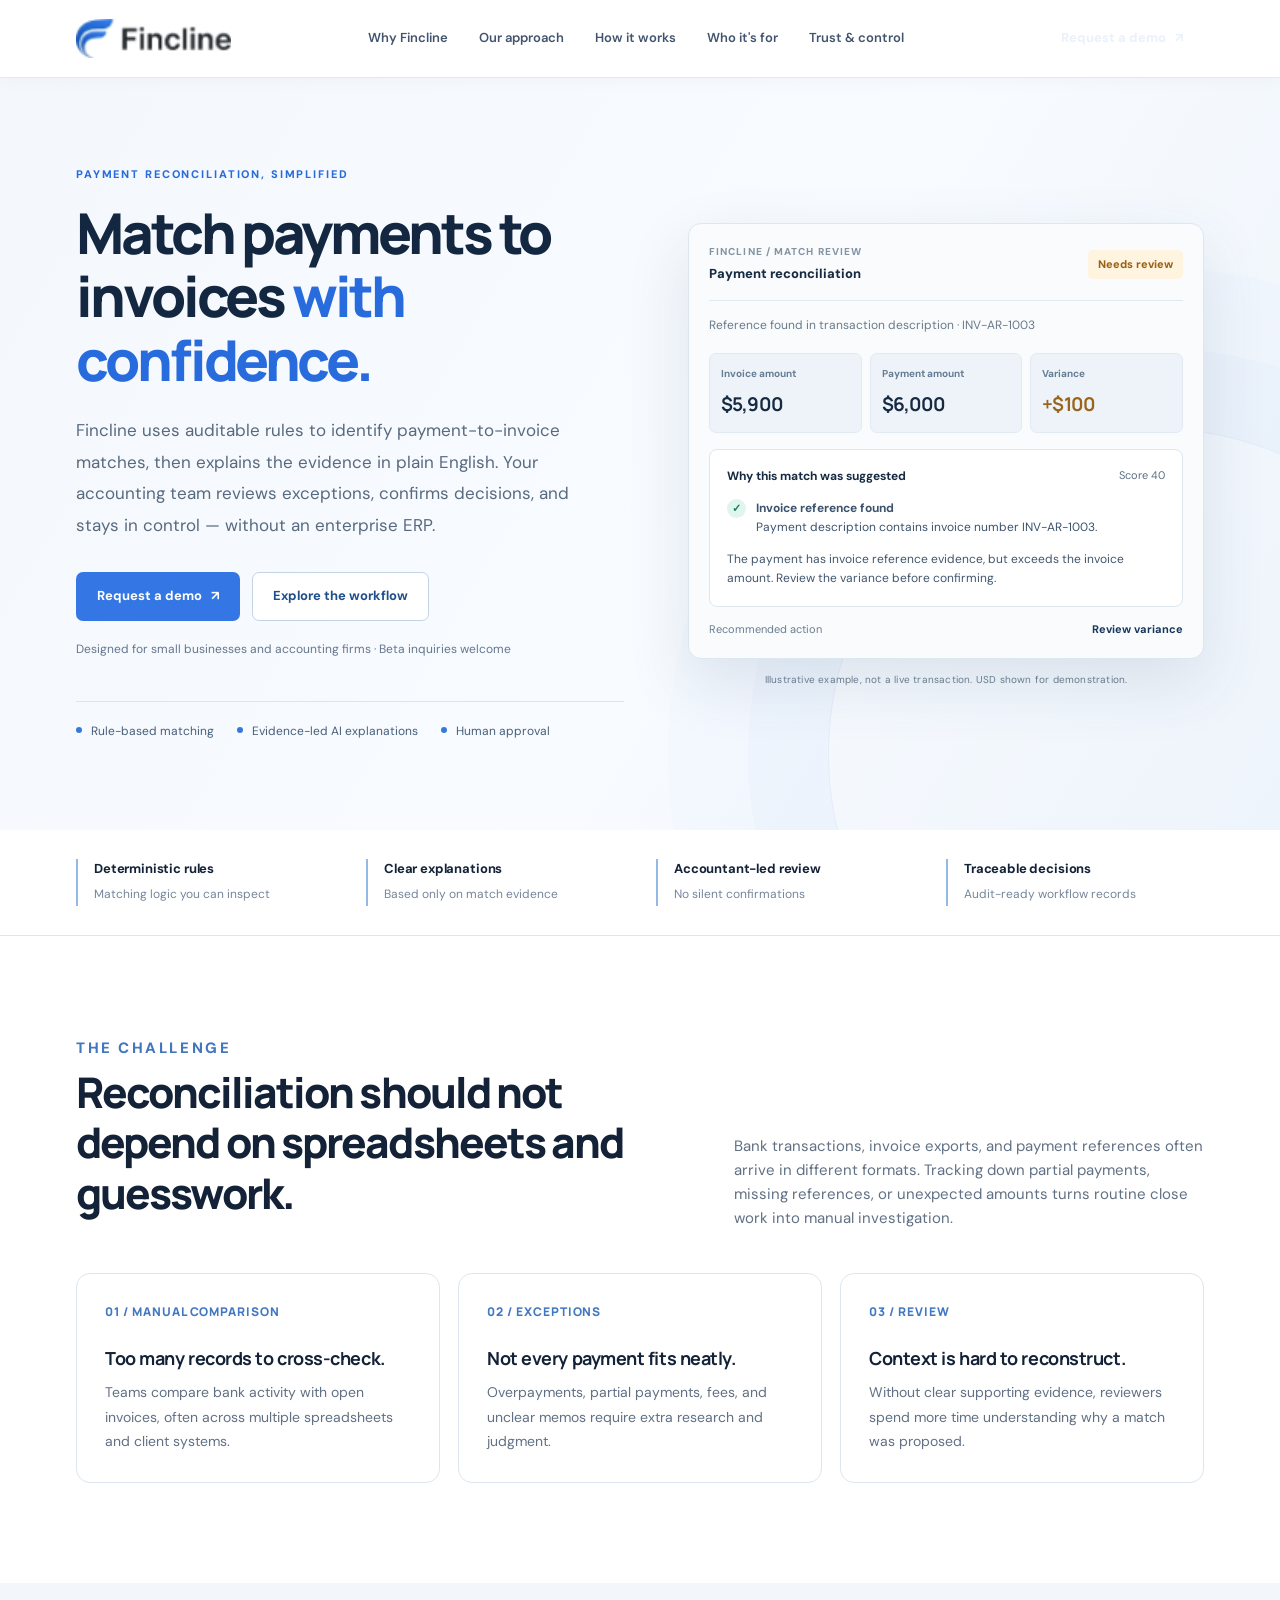
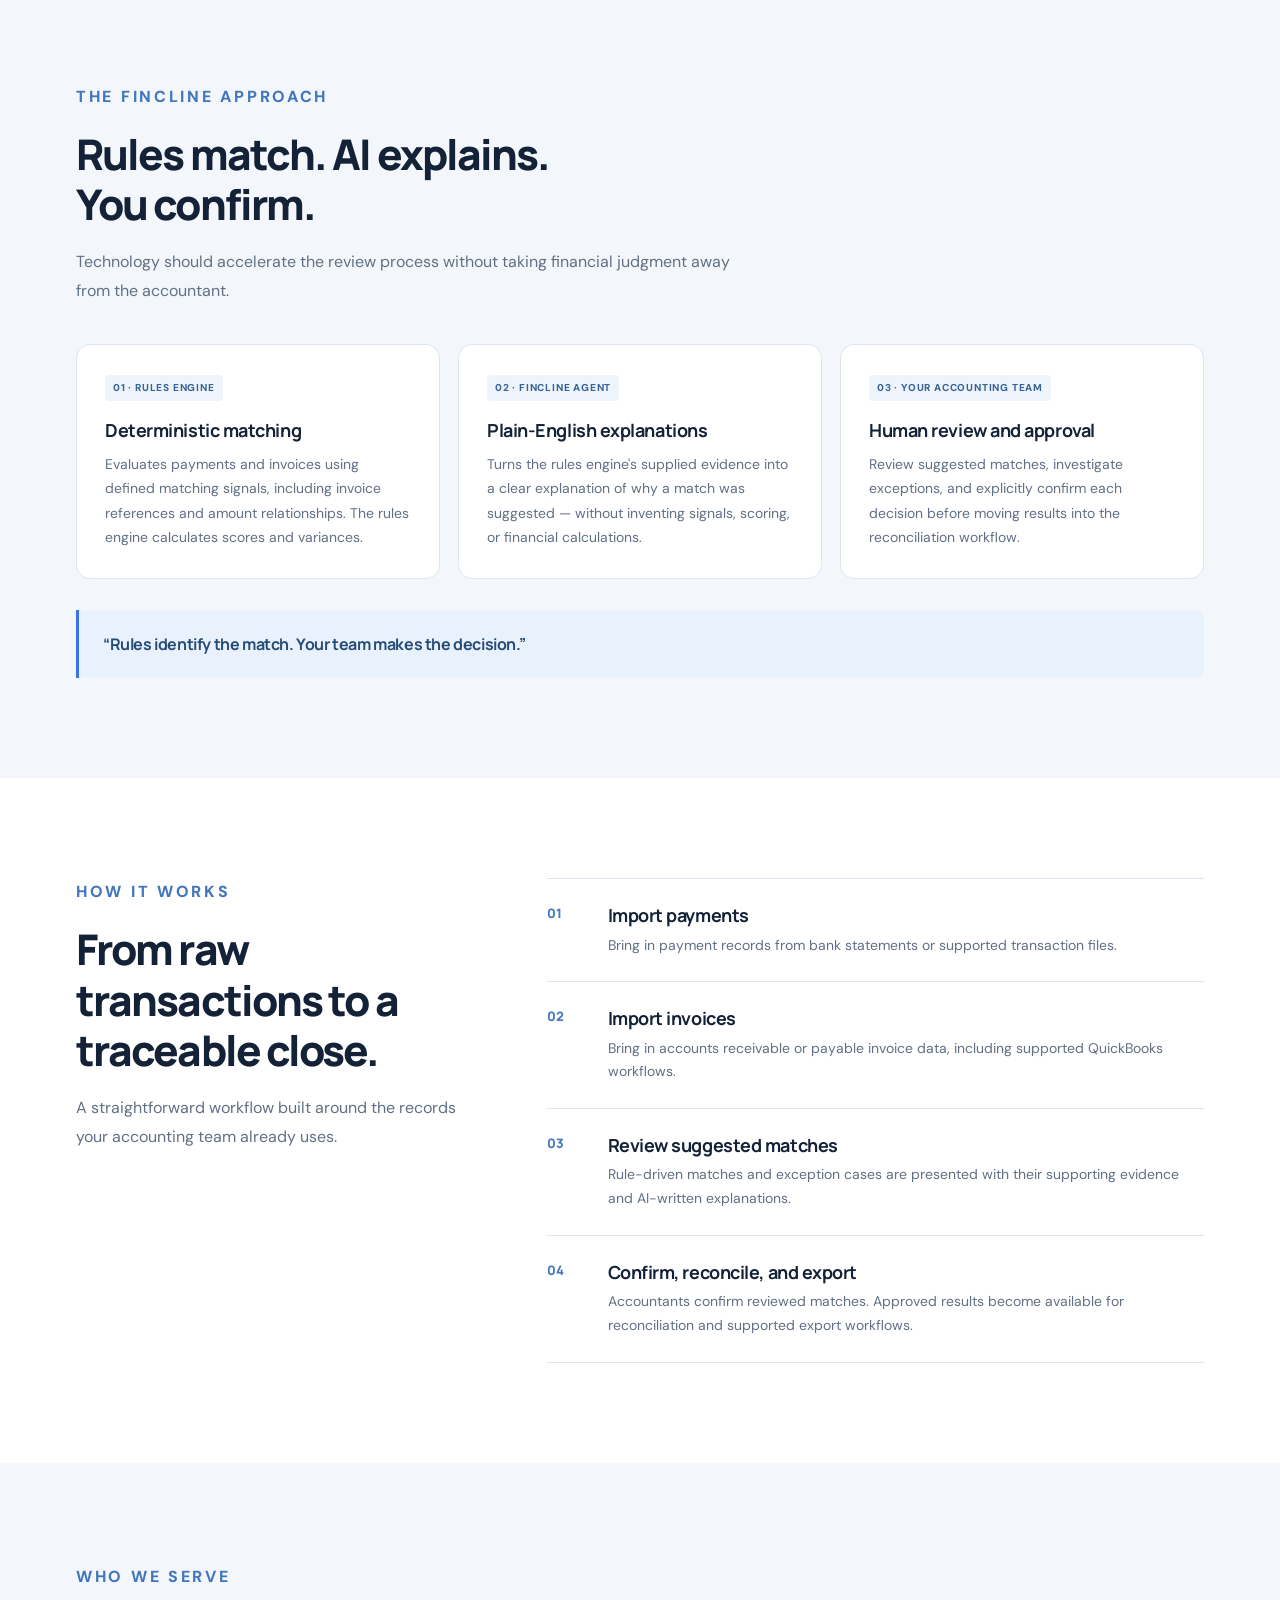
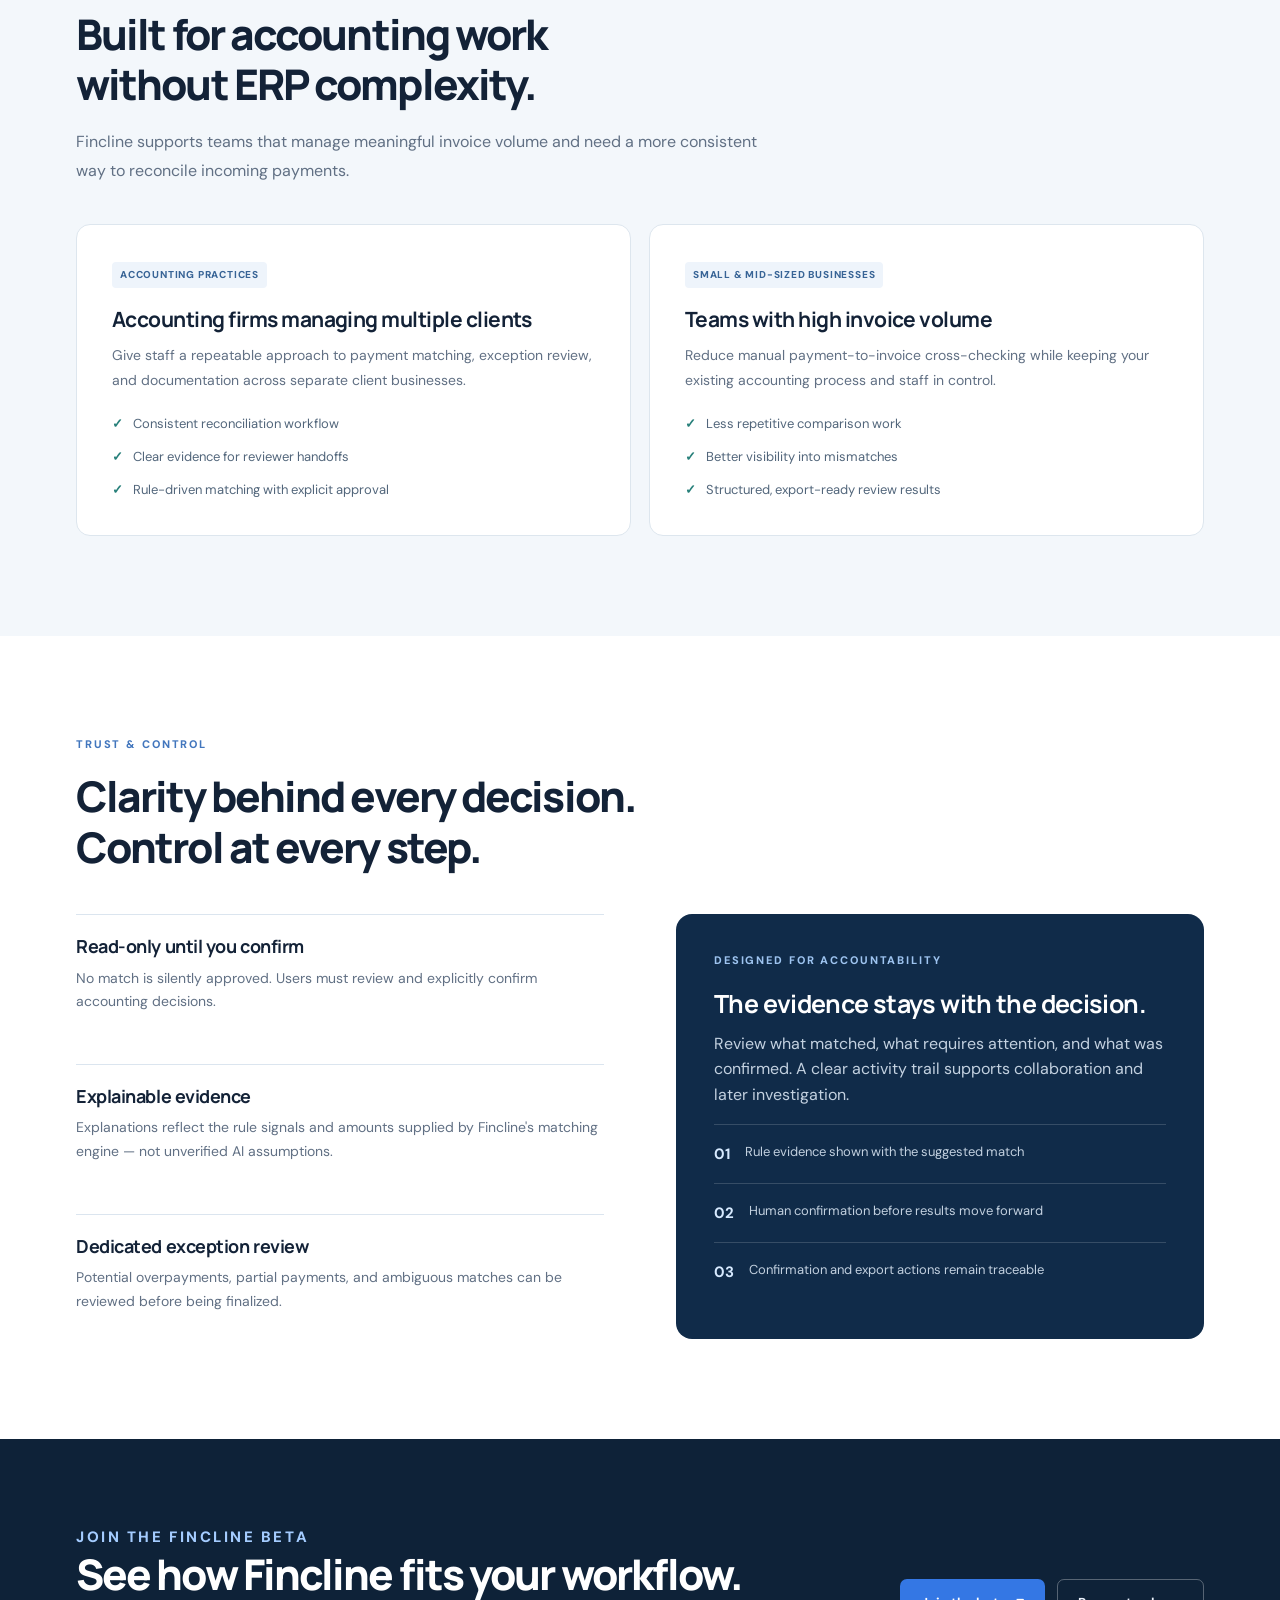
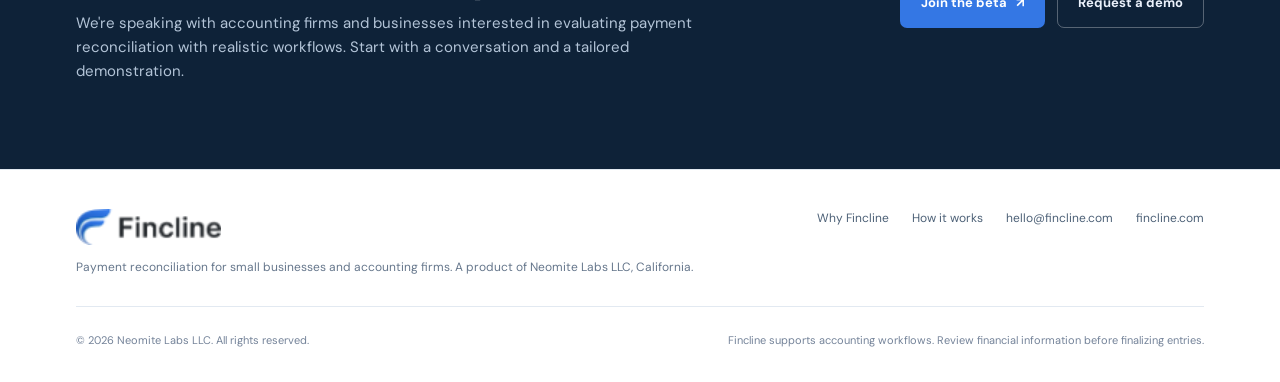
<file: index.html>
<!doctype html>
<html lang="en">
<head>
  <meta charset="utf-8">
  <meta name="viewport" content="width=device-width, initial-scale=1">
  <meta name="theme-color" content="#ffffff">
  <meta name="description" content="Fincline helps accounting firms and small businesses match payments to invoices using auditable rules, clear AI explanations, and accountant-led approval.">
  <title>Fincline | Payment reconciliation with clarity</title>
  <link rel="preconnect" href="https://fonts.googleapis.com">
  <link rel="preconnect" href="https://fonts.gstatic.com" crossorigin>
  <link href="https://fonts.googleapis.com/css2?family=DM+Sans:wght@400;500;600;700&family=Manrope:wght@400;500;600;700;800&display=swap" rel="stylesheet">
  <style>
    :root{--ink:#132237;--navy:#0b1929;--navy2:#122a43;--blue:#286bdc;--blue2:#78b6fa;--mist:#f3f7fb;--white:#fff;--muted:#617084;--line:#dde6ee;--teal:#0a827c;--gold:#ae6e14;--radius:14px}
    *{box-sizing:border-box}html{scroll-behavior:smooth}body{margin:0;color:var(--ink);font-family:'DM Sans',Arial,sans-serif;-webkit-font-smoothing:antialiased;background:#fff;line-height:1.6}a{text-decoration:none;color:inherit}button{font:inherit}::selection{background:#bfd9ff;color:#112b4b}
    .container{width:min(1128px,calc(100% - 64px));margin:auto}.eyebrow{font-size:11px;letter-spacing:.17em;text-transform:uppercase;font-weight:800;color:#4276bd;margin:0 0 17px}.eyebrow.light{color:#a4ccff}
    h1,h2,h3,p{margin-top:0}h1,h2,h3{font-family:Manrope,'DM Sans',sans-serif}h1{font-size:clamp(39px,4.4vw,65px);letter-spacing:-.055em;line-height:1.13;font-weight:800;margin-bottom:24px}h2{font-size:clamp(29px,3.3vw,43px);letter-spacing:-.045em;line-height:1.2;font-weight:800;margin-bottom:18px}h3{font-size:18px;line-height:1.35;letter-spacing:-.025em;margin:0 0 10px}p{color:var(--muted)}
    .header{background:var(--navy);position:sticky;top:0;z-index:30;border-bottom:1px solid rgba(255,255,255,.11)}.nav{display:flex;align-items:center;justify-content:space-between;min-height:77px;gap:30px}.brand{display:flex;align-items:center;gap:12px;flex-shrink:0}.brand-logo{display:block;width:155px;height:auto;image-rendering:auto}.nav-links{display:flex;align-items:center;gap:31px;color:#bfccdb;font-size:13px;font-weight:600}.nav-links a:hover{color:#fff}.nav-actions{display:flex;align-items:center;gap:13px}.button{display:inline-flex;align-items:center;justify-content:center;gap:9px;border-radius:7px;padding:13px 20px;font-size:13px;font-weight:700;border:1px solid transparent;white-space:nowrap;transition:transform .16s,background .16s,border-color .16s}.button:hover{transform:translateY(-1px)}.button-primary{background:#3477e4;color:#fff}.button-primary:hover{background:#2267d7}.button-outline{color:#eaf1fb;background:transparent;border-color:rgba(255,255,255,.3)}.button-outline:hover{border-color:#fff}.button-subtle{background:#fff;color:#1e4e8b;border-color:#cbd9e8}.mobile-menu{display:none;background:none;border:0;color:#fff;font-size:26px;cursor:pointer}
    .hero{background:linear-gradient(118deg,#0b1929 0%,#10263d 62%,#153454 100%);position:relative;overflow:hidden;color:#fff}.hero:before{content:"";position:absolute;inset:auto -200px -250px auto;width:650px;height:650px;border:1px solid rgba(140,193,255,.09);border-radius:100%;box-shadow:0 0 0 80px rgba(145,198,255,.025),0 0 0 160px rgba(145,198,255,.018);pointer-events:none}.hero-inner{display:grid;grid-template-columns:1.03fr .97fr;gap:64px;align-items:center;padding:88px 0 89px;position:relative}.hero-copy{max-width:570px}.hero h1{color:#fff}.hero .lead{font-size:17px;line-height:1.85;color:#c0cbd9;max-width:520px;margin-bottom:31px}.hero .highlight{color:#90c2ff}.hero-actions{display:flex;flex-wrap:wrap;gap:12px}.hero-note{font-size:12px;color:#9eafc4;margin:19px 0 0}.mini-rule{height:1px;background:rgba(255,255,255,.12);margin-top:42px}.hero-strip{display:flex;gap:23px;align-items:center;flex-wrap:wrap;margin-top:20px;color:#b7c9db;font-size:12px}.hero-strip span:before{content:"";display:inline-block;width:6px;height:6px;background:#77b8ff;border-radius:50%;vertical-align:2px;margin-right:9px}
    .demo-shell{background:#f9fbfd;border-radius:13px;padding:20px;box-shadow:0 34px 85px rgba(2,12,24,.32);color:#162b42;border:1px solid rgba(197,217,236,.65);transform:translateY(4px)}.demo-top{display:flex;align-items:center;justify-content:space-between;border-bottom:1px solid #e1e9f0;padding-bottom:15px;gap:10px}.demo-name{font-weight:800;font-size:13px}.tiny{font-size:10px;letter-spacing:.11em;text-transform:uppercase;font-weight:800;color:#8494a3}.pill{font-size:11px;font-weight:800;color:#986115;background:#fff4df;padding:6px 10px;border-radius:5px;white-space:nowrap}.demo-sub{font-size:12px;color:#6b7a8a;margin:15px 0 18px}.amount-grid{display:grid;grid-template-columns:repeat(3,1fr);gap:8px}.amount-box{background:#edf3f9;border:1px solid #e1eaf3;padding:12px 11px;border-radius:7px}.amount-box label{display:block;color:#667c94;font-size:10px;font-weight:700;margin-bottom:7px}.amount-box b{display:block;font-family:Manrope;font-size:19px;letter-spacing:-.045em;white-space:nowrap}.amount-box:nth-child(3) b{color:#99651a}.evidence{margin-top:16px;border:1px solid #dce7f0;background:#fff;border-radius:8px;padding:17px}.evidence-head{display:flex;justify-content:space-between;gap:10px;align-items:center}.evidence-head strong{font-size:12px}.score{font-size:11px;color:#5b6f85}.evidence-row{display:flex;align-items:flex-start;gap:10px;margin-top:13px;font-size:12px;color:#3c536d}.tick{display:flex;align-items:center;justify-content:center;width:19px;height:19px;flex:0 0 19px;border-radius:50%;background:#e0f5ed;color:#117d59;font-weight:800;font-size:11px}.info-note{font-size:12px;line-height:1.6;color:#42566d;margin:13px 0 0}.demo-foot{display:flex;align-items:center;justify-content:space-between;margin-top:14px;color:#6c7d90;font-size:11px}.demo-foot strong{color:#17365a}.demo-disclaimer{color:#d1ddea;font-size:10px;letter-spacing:.02em;text-align:center;margin:17px 0 0}
    .trust-band{background:#fff;border-bottom:1px solid var(--line)}.trust-grid{display:grid;grid-template-columns:repeat(4,1fr);padding:29px 0;gap:32px}.trust-item{padding-left:16px;border-left:2px solid #94b9e5}.trust-item b{display:block;font-size:13px;letter-spacing:-.012em}.trust-item span{font-size:12px;color:#75869a}
    section.content-section{padding:100px 0}.section-header{max-width:690px;margin-bottom:38px}.section-header p{font-size:16px;line-height:1.8}.section-head-split{display:flex;justify-content:space-between;gap:35px;align-items:flex-end;margin-bottom:36px}.section-head-split p{max-width:470px;margin-bottom:7px;font-size:15px}.grid-3{display:grid;grid-template-columns:repeat(3,1fr);gap:18px}.grid-2{display:grid;grid-template-columns:repeat(2,1fr);gap:18px}.panel{background:#fff;border:1px solid var(--line);border-radius:var(--radius);padding:28px;transition:box-shadow .16s,border-color .16s}.panel:hover{box-shadow:0 14px 30px rgba(23,55,90,.06);border-color:#c8dae9}.panel p{font-size:14px;line-height:1.75;margin-bottom:0}.index{font-family:Manrope;font-weight:800;font-size:12px;color:#4278c2;letter-spacing:.08em;margin-bottom:25px}.panel .tag{display:inline-block;border-radius:4px;background:#eef4fb;color:#386496;font-size:10px;letter-spacing:.08em;font-weight:800;padding:5px 8px;text-transform:uppercase;margin-bottom:17px}.muted-section{background:var(--mist)}
    .split{display:grid;grid-template-columns:.75fr 1.25fr;gap:76px;align-items:start}.split .section-header{margin-bottom:0}.number-list{border-top:1px solid var(--line)}.number-item{display:grid;grid-template-columns:45px 1fr;gap:16px;padding:24px 0;border-bottom:1px solid var(--line)}.num{font-family:Manrope;font-size:13px;font-weight:800;color:#4479bb}.number-item h3{margin-bottom:6px}.number-item p{font-size:14px;margin-bottom:0;line-height:1.7}
    .value-head{margin-bottom:42px}.value-cols{display:grid;grid-template-columns:1fr 1fr;gap:72px}.value-list{display:grid;gap:25px}.value-item{border-top:1px solid #dbe5ef;padding-top:19px}.value-item h3{margin-bottom:8px}.value-item p{font-size:14px;line-height:1.7;margin:0}.quote{background:#e8f1fc;border-left:3px solid #3477e4;padding:21px 24px;color:#264c78;font-family:Manrope;font-weight:700;letter-spacing:-.025em;line-height:1.65;border-radius:0 8px 8px 0;margin-top:31px}
    .blue-panel{background:#102b49;color:#fff;border-radius:16px;padding:38px}.blue-panel h3{color:#fff;font-size:25px}.blue-panel p{color:#c3d1e0}.blue-panel .eyebrow{color:#9ec4f0}.blue-panel .inline-stat{display:flex;gap:15px;border-top:1px solid rgba(255,255,255,.16);padding:17px 0}.blue-panel .inline-stat b{color:#d7eaff;font-size:15px}.blue-panel .inline-stat span{font-size:13px;color:#c2d0df}
    .audience-grid{display:grid;grid-template-columns:repeat(2,1fr);gap:18px}.audience-panel{padding:35px}.audience-panel h3{font-size:21px}.audience-panel p{margin-bottom:22px}.audience-panel ul{list-style:none;padding:0;margin:0}.audience-panel li{font-size:13px;color:#52667b;margin-top:12px;display:flex;gap:10px}.audience-panel li:before{content:"✓";color:#267f79;font-weight:800}
    .cta-section{background:#0e2238;color:#fff;padding:86px 0}.cta-inner{display:flex;align-items:center;justify-content:space-between;gap:45px}.cta-inner h2{color:#fff;margin-bottom:12px}.cta-inner p{color:#b3c4d7;margin-bottom:0;max-width:630px;font-size:15px}.cta-actions{display:flex;gap:12px;flex-wrap:wrap;justify-content:flex-end}
    footer{background:#071522;color:#a2b1c2;padding:39px 0 33px}.footer-grid{display:flex;justify-content:space-between;gap:30px;align-items:flex-start}.footer-logo{width:145px;height:auto;display:block}.footer-grid p{font-size:12px;color:#8ca0b5;max-width:620px;margin:13px 0 0}.footer-links{font-size:12px;display:flex;gap:23px;flex-wrap:wrap}.footer-links a:hover{color:#fff}.footer-bottom{display:flex;justify-content:space-between;gap:20px;padding-top:25px;margin-top:28px;border-top:1px solid rgba(255,255,255,.12);font-size:11px;color:#7e90a3}
    @media(max-width:1050px){.nav-links{gap:18px}.hero-inner{gap:32px}.split{gap:40px}.value-cols{gap:40px}.demo-shell{padding:15px}.amount-box b{font-size:16px}}
    @media(max-width:820px){.container{width:min(100% - 36px,1128px)}.mobile-menu{display:block}.nav{min-height:68px}.brand-logo{width:135px}.nav-links{display:none;position:absolute;left:0;right:0;top:68px;background:#0b1929;padding:18px 22px 23px;flex-direction:column;align-items:flex-start;border-top:1px solid rgba(255,255,255,.12)}.nav-links.open{display:flex}.nav-actions>.button{display:none}.hero-inner{grid-template-columns:1fr;gap:44px;padding:63px 0 61px}.hero-copy{max-width:640px}.demo-shell{max-width:570px}.trust-grid{grid-template-columns:repeat(2,1fr)}.split,.value-cols{grid-template-columns:1fr;gap:36px}.grid-3{grid-template-columns:1fr}.section-head-split{display:block}.section-head-split p{max-width:650px}.cta-inner{display:block}.cta-actions{justify-content:flex-start;margin-top:23px}.footer-grid{display:block}.footer-links{margin-top:24px}}
    @media(max-width:560px){h1{font-size:39px}h2{font-size:31px}.hero .lead{font-size:15px}.amount-box{padding:9px 7px}.amount-box b{font-size:15px}.amount-box label{font-size:9px}.trust-grid{gap:22px}.trust-item{padding-left:11px}.trust-item b{font-size:12px}section.content-section{padding:70px 0}.grid-2,.audience-grid{grid-template-columns:1fr}.panel{padding:23px}.audience-panel{padding:25px}.section-head-split{margin-bottom:26px}.blue-panel{padding:28px}.footer-bottom{display:block}.footer-bottom span{display:block;margin-top:8px}}
    @media(prefers-reduced-motion:reduce){html{scroll-behavior:auto}.panel,.button{transition:none}}

    /* Pearl White hero and crisp white header — November 2026 refinement */
    .header{background:#fff;border-bottom:1px solid #e2e9f1;box-shadow:0 2px 18px rgba(17,39,70,.035)}
    .nav-links{color:#42546d}.nav-links a:hover{color:#2467d4}
    .hero{background:linear-gradient(120deg,#f4f7fb 0%,#f8fbff 56%,#eef4fb 100%);color:#132237}
    .hero:before{border-color:rgba(65,111,183,.09);box-shadow:0 0 0 80px rgba(62,119,207,.025),0 0 0 160px rgba(62,119,207,.016)}
    .hero h1{color:#142741}.hero .lead{color:#586a7e}.hero .highlight{color:#286bdc}
    .hero .eyebrow.light{color:#286bdc}.hero-note{color:#64778d}
    .hero-strip{color:#485f79}.hero-strip span:before{background:#3779da}
    .mini-rule{background:#dbe5f0}.demo-shell{box-shadow:0 24px 65px rgba(42,71,110,.12);border-color:#dce7f1}
    .demo-disclaimer{color:#6d7e91}
    .hero .button-outline{color:#1f4f8b;background:#fff;border-color:#c4d4e5}
    .hero .button-outline:hover{border-color:#286bdc;background:#f6faff}
    .mobile-menu{color:#142741}
    /* Pearl White footer: let the transparent Fincline logo sit naturally on white. */
    footer{background:#fff;color:#53657b;border-top:1px solid #e2e9f1}
    .footer-logo{background:transparent;padding:0;border-radius:0;box-sizing:border-box}
    .footer-grid p{color:#66778c}
    .footer-links{color:#4d6177}
    .footer-links a:hover{color:#2464d9}
    .footer-bottom{color:#748399;border-top:1px solid #e2e9f1}
    @media(max-width:820px){.nav-links{background:#fff;border-top:1px solid #e2e9f1;box-shadow:0 12px 22px rgba(19,40,70,.06)}}
  </style>
</head>
<body>
  <header class="header">
    <div class="container nav">
      <a class="brand" href="#top" aria-label="Fincline home"><img class="brand-logo" src="[data-uri]" alt="Fincline"></a>
      <nav class="nav-links" id="navlinks" aria-label="Main navigation">
        <a href="#why">Why Fincline</a><a href="#approach">Our approach</a><a href="#workflow">How it works</a><a href="#who">Who it's for</a><a href="#trust">Trust & control</a>
      </nav>
      <div class="nav-actions"><a class="button button-outline" href="mailto:hello@fincline.com?subject=Fincline%20demo%20request">Request a demo <span aria-hidden="true">↗</span></a><button class="mobile-menu" id="menu" type="button" aria-label="Toggle menu" aria-expanded="false">☰</button></div>
    </div>
  </header>
  <main id="top">
    <div class="hero">
      <div class="container hero-inner">
        <div class="hero-copy">
          <p class="eyebrow light">PAYMENT RECONCILIATION, SIMPLIFIED</p>
          <h1>Match payments to invoices <span class="highlight">with confidence.</span></h1>
          <p class="lead">Fincline uses auditable rules to identify payment-to-invoice matches, then explains the evidence in plain English. Your accounting team reviews exceptions, confirms decisions, and stays in control — without an enterprise ERP.</p>
          <div class="hero-actions"><a href="mailto:hello@fincline.com?subject=Fincline%20demo%20request" class="button button-primary">Request a demo <span aria-hidden="true">↗</span></a><a href="#workflow" class="button button-outline">Explore the workflow</a></div>
          <p class="hero-note">Designed for small businesses and accounting firms · Beta inquiries welcome</p>
          <div class="mini-rule"></div>
          <div class="hero-strip"><span>Rule-based matching</span><span>Evidence-led AI explanations</span><span>Human approval</span></div>
        </div>
        <div>
          <div class="demo-shell" role="img" aria-label="Illustrative match review: invoice $5,900, payment $6,000, $100 overpayment, invoice reference found, confidence score 40, needs review">
            <div class="demo-top"><div><div class="tiny">FINCLINE / MATCH REVIEW</div><div class="demo-name" style="margin-top:4px">Payment reconciliation</div></div><span class="pill">Needs review</span></div>
            <div class="demo-sub">Reference found in transaction description · INV-AR-1003</div>
            <div class="amount-grid"><div class="amount-box"><label>Invoice amount</label><b>$5,900</b></div><div class="amount-box"><label>Payment amount</label><b>$6,000</b></div><div class="amount-box"><label>Variance</label><b>+$100</b></div></div>
            <div class="evidence"><div class="evidence-head"><strong>Why this match was suggested</strong><span class="score">Score 40</span></div><div class="evidence-row"><span class="tick">✓</span><span><strong>Invoice reference found</strong><br>Payment description contains invoice number INV-AR-1003.</span></div><div class="info-note">The payment has invoice reference evidence, but exceeds the invoice amount. Review the variance before confirming.</div></div>
            <div class="demo-foot"><span>Recommended action</span><strong>Review variance</strong></div>
          </div>
          <p class="demo-disclaimer">Illustrative example, not a live transaction. USD shown for demonstration.</p>
        </div>
      </div>
    </div>
    <div class="trust-band"><div class="container trust-grid"><div class="trust-item"><b>Deterministic rules</b><span>Matching logic you can inspect</span></div><div class="trust-item"><b>Clear explanations</b><span>Based only on match evidence</span></div><div class="trust-item"><b>Accountant-led review</b><span>No silent confirmations</span></div><div class="trust-item"><b>Traceable decisions</b><span>Audit-ready workflow records</span></div></div></div>
    <section class="content-section" id="why"><div class="container"><div class="section-head-split"><div><p class="eyebrow">THE CHALLENGE</p><h2>Reconciliation should not depend on spreadsheets and guesswork.</h2></div><p>Bank transactions, invoice exports, and payment references often arrive in different formats. Tracking down partial payments, missing references, or unexpected amounts turns routine close work into manual investigation.</p></div><div class="grid-3"><div class="panel"><div class="index">01 / MANUAL COMPARISON</div><h3>Too many records to cross-check.</h3><p>Teams compare bank activity with open invoices, often across multiple spreadsheets and client systems.</p></div><div class="panel"><div class="index">02 / EXCEPTIONS</div><h3>Not every payment fits neatly.</h3><p>Overpayments, partial payments, fees, and unclear memos require extra research and judgment.</p></div><div class="panel"><div class="index">03 / REVIEW</div><h3>Context is hard to reconstruct.</h3><p>Without clear supporting evidence, reviewers spend more time understanding why a match was proposed.</p></div></div></div></section>
    <section class="content-section muted-section" id="approach"><div class="container"><div class="section-header"><p class="eyebrow">THE FINCLINE APPROACH</p><h2>Rules match. AI explains.<br>You confirm.</h2><p>Technology should accelerate the review process without taking financial judgment away from the accountant.</p></div><div class="grid-3"><div class="panel"><span class="tag">01 · RULES ENGINE</span><h3>Deterministic matching</h3><p>Evaluates payments and invoices using defined matching signals, including invoice references and amount relationships. The rules engine calculates scores and variances.</p></div><div class="panel"><span class="tag">02 · FINCLINE AGENT</span><h3>Plain-English explanations</h3><p>Turns the rules engine's supplied evidence into a clear explanation of why a match was suggested — without inventing signals, scoring, or financial calculations.</p></div><div class="panel"><span class="tag">03 · YOUR ACCOUNTING TEAM</span><h3>Human review and approval</h3><p>Review suggested matches, investigate exceptions, and explicitly confirm each decision before moving results into the reconciliation workflow.</p></div></div><div class="quote">“Rules identify the match. Your team makes the decision.”</div></div></section>
    <section class="content-section" id="workflow"><div class="container split"><div class="section-header"><p class="eyebrow">HOW IT WORKS</p><h2>From raw transactions to a traceable close.</h2><p>A straightforward workflow built around the records your accounting team already uses.</p></div><div class="number-list"><div class="number-item"><div class="num">01</div><div><h3>Import payments</h3><p>Bring in payment records from bank statements or supported transaction files.</p></div></div><div class="number-item"><div class="num">02</div><div><h3>Import invoices</h3><p>Bring in accounts receivable or payable invoice data, including supported QuickBooks workflows.</p></div></div><div class="number-item"><div class="num">03</div><div><h3>Review suggested matches</h3><p>Rule-driven matches and exception cases are presented with their supporting evidence and AI-written explanations.</p></div></div><div class="number-item"><div class="num">04</div><div><h3>Confirm, reconcile, and export</h3><p>Accountants confirm reviewed matches. Approved results become available for reconciliation and supported export workflows.</p></div></div></div></div></section>
    <section class="content-section muted-section" id="who"><div class="container"><div class="section-header"><p class="eyebrow">WHO WE SERVE</p><h2>Built for accounting work<br>without ERP complexity.</h2><p>Fincline supports teams that manage meaningful invoice volume and need a more consistent way to reconcile incoming payments.</p></div><div class="audience-grid"><div class="panel audience-panel"><span class="tag">ACCOUNTING PRACTICES</span><h3>Accounting firms managing multiple clients</h3><p>Give staff a repeatable approach to payment matching, exception review, and documentation across separate client businesses.</p><ul><li>Consistent reconciliation workflow</li><li>Clear evidence for reviewer handoffs</li><li>Rule-driven matching with explicit approval</li></ul></div><div class="panel audience-panel"><span class="tag">SMALL & MID-SIZED BUSINESSES</span><h3>Teams with high invoice volume</h3><p>Reduce manual payment-to-invoice cross-checking while keeping your existing accounting process and staff in control.</p><ul><li>Less repetitive comparison work</li><li>Better visibility into mismatches</li><li>Structured, export-ready review results</li></ul></div></div></div></section>
    <section class="content-section" id="trust"><div class="container"><div class="value-head"><p class="eyebrow">TRUST & CONTROL</p><h2>Clarity behind every decision.<br>Control at every step.</h2></div><div class="value-cols"><div class="value-list"><div class="value-item"><h3>Read-only until you confirm</h3><p>No match is silently approved. Users must review and explicitly confirm accounting decisions.</p></div><div class="value-item"><h3>Explainable evidence</h3><p>Explanations reflect the rule signals and amounts supplied by Fincline's matching engine — not unverified AI assumptions.</p></div><div class="value-item"><h3>Dedicated exception review</h3><p>Potential overpayments, partial payments, and ambiguous matches can be reviewed before being finalized.</p></div></div><div class="blue-panel"><p class="eyebrow">DESIGNED FOR ACCOUNTABILITY</p><h3>The evidence stays with the decision.</h3><p>Review what matched, what requires attention, and what was confirmed. A clear activity trail supports collaboration and later investigation.</p><div class="inline-stat"><b>01</b><span>Rule evidence shown with the suggested match</span></div><div class="inline-stat"><b>02</b><span>Human confirmation before results move forward</span></div><div class="inline-stat"><b>03</b><span>Confirmation and export actions remain traceable</span></div></div></div></div></section>
    <section class="cta-section"><div class="container cta-inner"><div><p class="eyebrow light">JOIN THE FINCLINE BETA</p><h2>See how Fincline fits your workflow.</h2><p>We're speaking with accounting firms and businesses interested in evaluating payment reconciliation with realistic workflows. Start with a conversation and a tailored demonstration.</p></div><div class="cta-actions"><a href="mailto:hello@fincline.com?subject=Interested%20in%20Fincline%20beta" class="button button-primary">Join the beta <span aria-hidden="true">↗</span></a><a href="mailto:hello@fincline.com?subject=Fincline%20demo%20request" class="button button-outline">Request a demo</a></div></div></section>
  </main>
  <footer><div class="container"><div class="footer-grid"><div><a href="#top"><img src="[data-uri]" alt="Fincline" class="footer-logo"></a><p>Payment reconciliation for small businesses and accounting firms. A product of Neomite Labs LLC, California.</p></div><div class="footer-links"><a href="#why">Why Fincline</a><a href="#workflow">How it works</a><a href="mailto:hello@fincline.com">hello@fincline.com</a><a href="https://fincline.com">fincline.com</a></div></div><div class="footer-bottom"><span>© 2026 Neomite Labs LLC. All rights reserved.</span><span>Fincline supports accounting workflows. Review financial information before finalizing entries.</span></div></div></footer>
  <script>
    const menu=document.getElementById('menu');const links=document.getElementById('navlinks');
    menu.addEventListener('click',()=>{const expanded=menu.getAttribute('aria-expanded')==='true';menu.setAttribute('aria-expanded',String(!expanded));links.classList.toggle('open',!expanded)});
    links.querySelectorAll('a').forEach(a=>a.addEventListener('click',()=>{links.classList.remove('open');menu.setAttribute('aria-expanded','false')}));
  </script>
</body>
</html>
</file>
